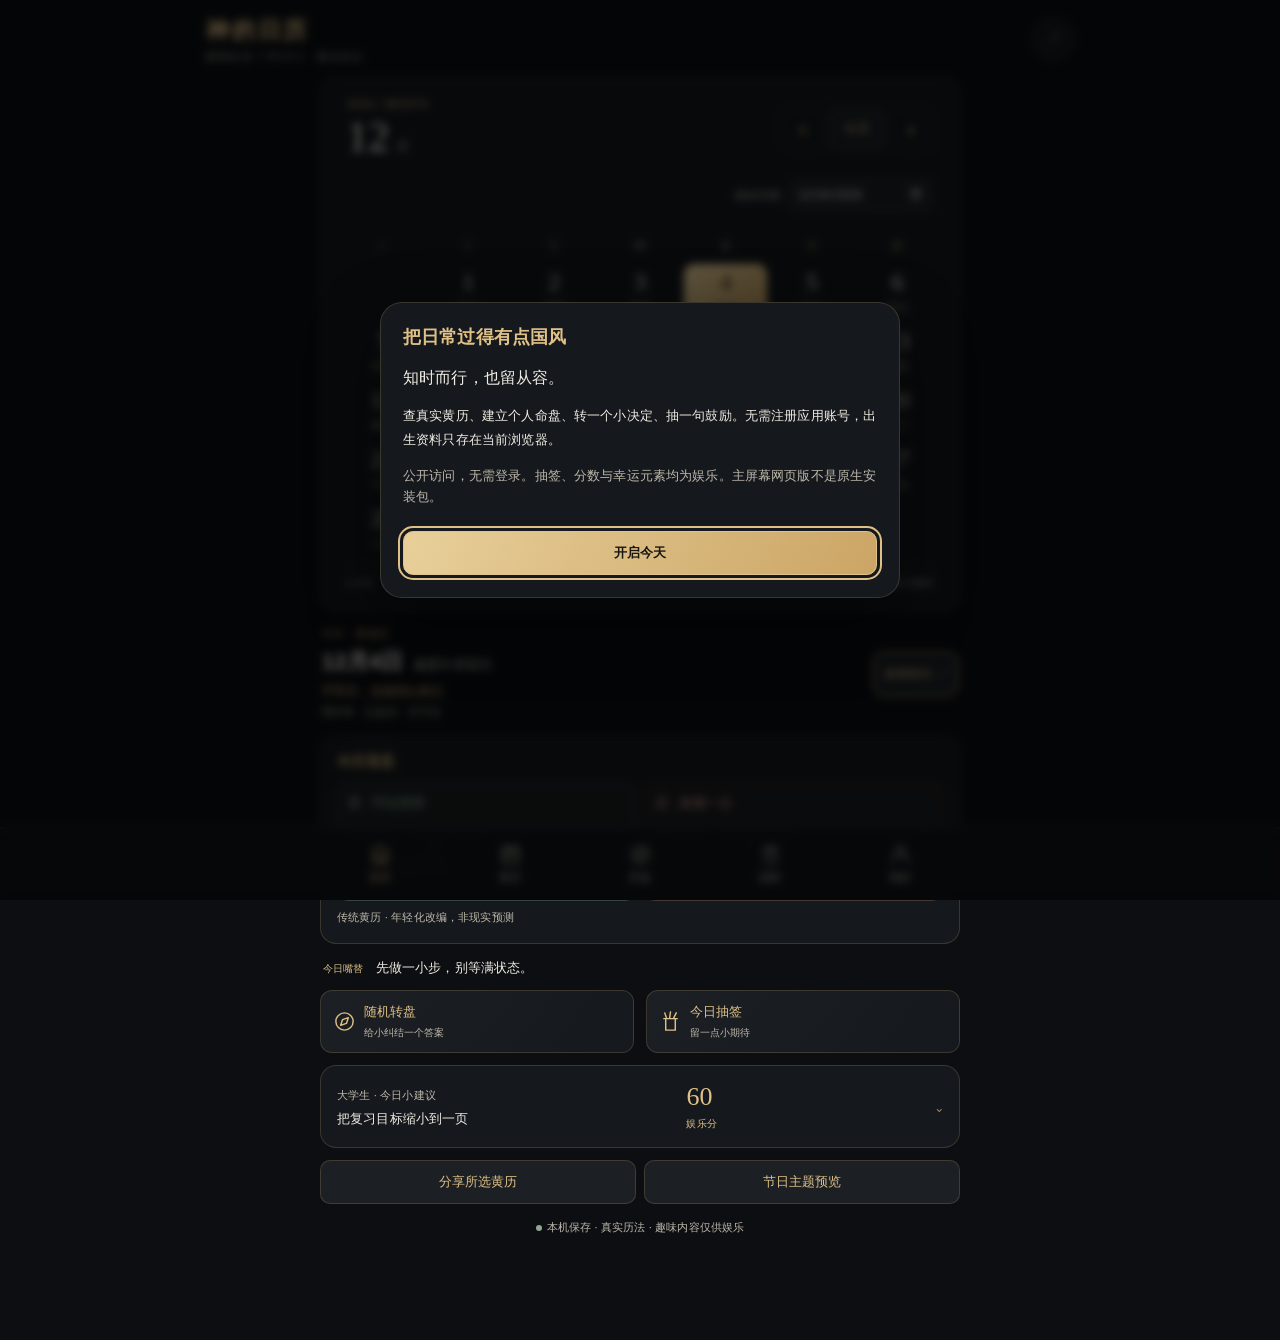
<file: index.html>
<!doctype html>
<html lang="zh-CN"><head><meta charset="utf-8"><meta name="viewport" content="width=device-width,initial-scale=1,viewport-fit=cover"><meta name="theme-color" content="#101216"><meta name="apple-mobile-web-app-capable" content="yes"><meta name="apple-mobile-web-app-status-bar-style" content="black-translucent"><meta name="apple-mobile-web-app-title" content="神的日历"><meta name="description" content="适合iPhone的青春国风万年历：真实农历宜忌、个人八字、决定转盘与每日趣味签。资料保存在本机。"><title>神的日历 · 青春国风</title><link rel="manifest" href="./manifest.webmanifest"><link rel="apple-touch-icon" href="./icons/apple-touch-icon.png"><link rel="icon" href="./icons/icon-192.png"><link rel="stylesheet" href="./style.css"><script src="./vendor/lunar.js"></script><script type="module" src="./app.mjs"></script></head>
<body data-almanac="youth-web"><div id="app"><div class="boot"><div class="brand-mark">日</div><h1>神的日历</h1><p>正在展开今天的国风生活…</p></div></div><div id="toast" role="status" aria-live="polite"></div><dialog id="dialog" aria-labelledby="modal-title"></dialog><noscript>请开启JavaScript以使用离线历法计算。</noscript></body></html>
</file>
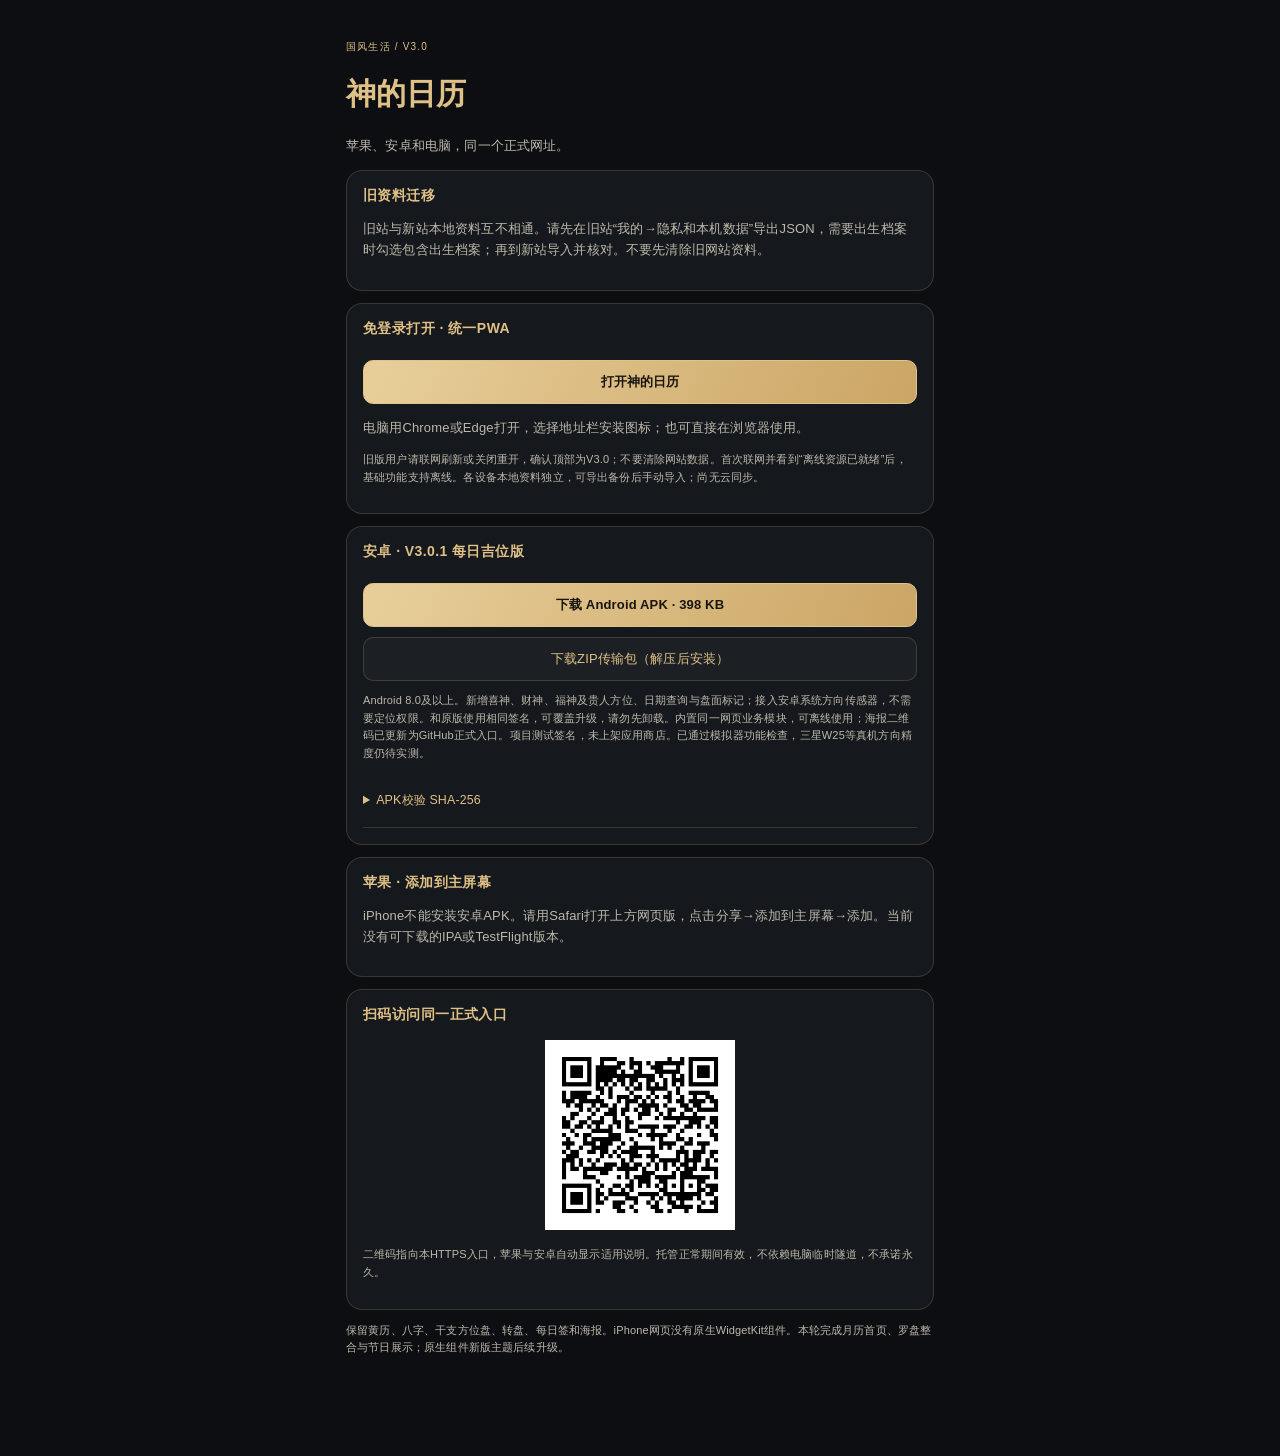
<file: download.html>
<!doctype html><html lang="zh-CN"><head><meta charset="utf-8"><meta name="viewport" content="width=device-width,initial-scale=1,viewport-fit=cover"><meta name="theme-color" content="#101216"><title>神的日历 · 统一下载与使用入口</title><link rel="stylesheet" href="./style.css"></head><body><main class="wrap" style="max-width:620px;padding-top:30px"><p class="eyebrow">国风生活 / V3.0</p><h1 style="font-family:serif;color:var(--gold)">神的日历</h1><p class="muted">苹果、安卓和电脑，同一个正式网址。</p><section class="card"><h2 class="card-title">旧资料迁移</h2><p class="muted">旧站与新站本地资料互不相通。请先在旧站“我的→隐私和本机数据”导出JSON，需要出生档案时勾选包含出生档案；再到新站导入并核对。不要先清除旧网站资料。</p></section><section class="card"><h2 class="card-title">免登录打开 · 统一PWA</h2><a class="btn primary full" href="./">打开神的日历</a><p id="device-guide" class="muted">iPhone：Safari分享→添加到主屏幕。安卓：Chrome菜单→添加到主屏幕或安装应用。电脑：Chrome/Edge地址栏安装图标。</p><p class="tiny">旧版用户请联网刷新或关闭重开，确认顶部为V3.0；不要清除网站数据。首次联网并看到“离线资源已就绪”后，基础功能支持离线。各设备本地资料独立，可导出备份后手动导入；尚无云同步。</p></section><section class="card" id="android-download"><h2 class="card-title">安卓 · V3.0.1 每日吉位版</h2><a class="btn primary full" href="./downloads/GodCalendar_3.0.1.apk" download>下载 Android APK · 398 KB</a><a class="btn full" href="./downloads/GodCalendar_Android_3.0.1_GitHub.zip" download>下载ZIP传输包（解压后安装）</a><p class="tiny">Android 8.0及以上。新增喜神、财神、福神及贵人方位、日期查询与盘面标记；接入安卓系统方向传感器，不需要定位权限。和原版使用相同签名，可覆盖升级，请勿先卸载。内置同一网页业务模块，可离线使用；海报二维码已更新为GitHub正式入口。项目测试签名，未上架应用商店。已通过模拟器功能检查，三星W25等真机方向精度仍待实测。</p><details class="faq"><summary>APK校验 SHA-256</summary><p style="overflow-wrap:anywhere">3c5e92dbad4e8da8f101bf78ab3e3f9665729bf362e47a4a5d0439b838d3572c</p></details></section><section class="card"><h2 class="card-title">苹果 · 添加到主屏幕</h2><p class="muted">iPhone不能安装安卓APK。请用Safari打开上方网页版，点击分享→添加到主屏幕→添加。当前没有可下载的IPA或TestFlight版本。</p></section><section class="card"><h2 class="card-title">扫码访问同一正式入口</h2><img src="./visit-qr.png" width="190" height="190" alt="正式HTTPS入口二维码" style="display:block;margin:16px auto"><p class="tiny">二维码指向本HTTPS入口，苹果与安卓自动显示适用说明。托管正常期间有效，不依赖电脑临时隧道，不承诺永久。</p></section><p class="tiny">保留黄历、八字、干支方位盘、转盘、每日签和海报。iPhone网页没有原生WidgetKit组件。本轮完成月历首页、罗盘整合与节日展示；原生组件新版主题后续升级。</p></main><script>const ua=navigator.userAgent,ios=/iPhone|iPad|iPod/.test(ua)||(navigator.platform==='MacIntel'&&navigator.maxTouchPoints>1),android=/Android/.test(ua);document.documentElement.dataset.device=ios?'ios':android?'android':'desktop';document.querySelector('#device-guide').textContent=ios?'在Safari中打开，点击分享按钮→添加到主屏幕→添加。iPhone使用网页版，无需下载APK。':android?'用Chrome打开，点击右上角⋮→添加到主屏幕或安装应用。也可下载下方APK，保留安卓原生组件。':'电脑用Chrome或Edge打开，选择地址栏安装图标；也可直接在浏览器使用。';</script></body></html>
</file>
<file: style.css>
@charset "UTF-8";
:root{color-scheme:dark;--bg:#0c0e12;--surface:#171a20;--surface2:#20232a;--gold:#d8b779;--ink:#f3ead9;--muted:#a8a18f;--line:#514535;--bad:#d6afa3;--shadow:0 12px 36px #0002;font-family:-apple-system,BlinkMacSystemFont,"PingFang SC","Microsoft YaHei",sans-serif;font-size:15px}*{box-sizing:border-box}body{margin:0;background:var(--bg);color:var(--ink);-webkit-tap-highlight-color:transparent}body[data-theme=cream]{color-scheme:light;--bg:#f5f0e6;--surface:#fffdf7;--surface2:#ede5d6;--gold:#88602b;--ink:#332e27;--muted:#7c7061;--line:#dbcaad;--bad:#985f50}body[data-theme=red]{--bg:#210f15;--surface:#351b23;--surface2:#43252b;--gold:#edc18a;--line:#79543e;--ink:#fff0e0;--muted:#c3a598}button,input,select,textarea{font:inherit}button,a,input,select,textarea{-webkit-appearance:none}button{cursor:pointer;touch-action:manipulation}button:disabled{opacity:.5;cursor:wait}button,a{color:inherit}button{border:0;background:none}button:focus-visible,a:focus-visible{outline:2px solid var(--gold);outline-offset:3px}input,select,textarea{width:100%;background:var(--surface2);color:var(--ink);border:1px solid var(--line);border-radius:12px;padding:12px;min-height:46px;font-size:16px}textarea{resize:vertical}select{background-image:linear-gradient(45deg,transparent 50%,var(--gold) 50%),linear-gradient(135deg,var(--gold) 50%,transparent 50%);background-position:calc(100% - 19px) 21px,calc(100% - 14px) 21px;background-size:5px 5px;background-repeat:no-repeat;padding-right:30px}input[type=checkbox]{appearance:auto;-webkit-appearance:checkbox;width:20px;min-height:20px;accent-color:var(--gold)}label{display:block;margin:12px 0 7px;color:var(--muted);font-size:.87rem}.check{display:flex;align-items:center;gap:10px;min-height:44px}.wrap{max-width:1040px;margin:auto;padding:0 16px calc(88px + env(safe-area-inset-bottom))}.topbar{display:flex;align-items:center;justify-content:space-between;min-height:78px;padding:calc(9px + env(safe-area-inset-top)) 0 9px;gap:10px}.topbar h1{font-family:serif;font-size:1.38rem;font-weight:600;letter-spacing:.08em;margin:0;color:var(--gold)}.topbar small{color:var(--muted);font-size:.68rem;letter-spacing:.2em}.icon-btn{width:42px;height:42px;display:grid;place-items:center;background:var(--surface);border:1px solid var(--line);border-radius:50%;color:var(--gold)}.status-dot{display:inline-block;width:6px;height:6px;background:#90a690;border-radius:50%;margin-right:5px}.card{border:1px solid var(--line);border-radius:22px;background:var(--surface);padding:18px;margin:0 0 14px;box-shadow:var(--shadow)}.card-title{font-size:.78rem;letter-spacing:.1em;color:var(--gold);font-weight:500;margin:0 0 12px;display:flex;align-items:center;justify-content:space-between;gap:8px}.card-title small{color:var(--muted);font-size:.65rem;letter-spacing:0}.hero{background:linear-gradient(120deg,var(--surface2),var(--surface));overflow:hidden;position:relative}.hero-main{display:flex;align-items:center;gap:18px}.day-number{font:normal 64px/1 Georgia,serif;color:var(--gold);min-width:70px}.hero h2{font-size:1.2rem;font-weight:500;margin:0 0 6px}.hero p{font-size:.75rem;color:var(--muted);margin:5px 0}.hero-seal{border:1px solid var(--gold);border-radius:50%;height:62px;width:62px;display:grid;place-content:center;color:var(--gold);font-family:serif;font-size:1.1rem;margin-left:auto;flex-shrink:0;box-shadow:inset 0 0 0 4px var(--surface),inset 0 0 0 5px var(--line)}.pillars-line{display:flex;justify-content:space-between;gap:8px;border-top:1px solid var(--line);padding-top:11px;margin-top:14px;font-size:.72rem;color:var(--muted)}.eyebrow{font-size:.68rem;color:var(--gold);letter-spacing:.2em}.quote{font-family:serif;font-size:1.25rem;line-height:1.6;margin:4px 0}.muted{color:var(--muted);font-size:.76rem;line-height:1.7}.tiny{font-size:.68rem;color:var(--muted);line-height:1.6}.row{display:flex;align-items:center;gap:10px}.between{justify-content:space-between}.grow{flex:1;min-width:0}.btn{display:inline-flex;align-items:center;justify-content:center;gap:8px;min-height:44px;border:1px solid var(--line);background:var(--surface2);border-radius:13px;padding:11px 15px;color:var(--gold);text-decoration:none;font-size:.86rem}.btn.primary{background:var(--gold);color:var(--bg);border-color:var(--gold);font-weight:600}.btn.full{width:100%;margin-top:10px}.btn.danger{color:var(--bad)}.text-btn{min-height:40px;color:var(--gold);padding:7px 3px;font-size:.8rem}.chips{display:flex;flex-wrap:wrap;gap:8px}.chip{padding:7px 10px;border:1px solid var(--line);border-radius:9px;font-size:.73rem;background:var(--surface2);color:var(--gold);min-height:35px}.chip.active{background:var(--gold);color:var(--bg)}.yi-heading{color:var(--gold);margin:13px 0 5px;font-size:.84rem}.yi-heading.avoid{color:var(--bad)}.term-button{padding:10px 0;display:flex;align-items:flex-start;justify-content:space-between;gap:10px;width:100%;text-align:left;line-height:1.65;font-size:.87rem;color:var(--ink)}.term-button span:last-child{color:var(--muted);font-size:.72rem;flex-shrink:0}.short-rule{height:1px;background:var(--line);margin:10px 0}.quick-grid{display:grid;grid-template-columns:repeat(3,1fr);gap:10px}.quick{min-height:78px;background:var(--surface2);border-radius:14px;border:1px solid var(--line);display:grid;place-content:center;text-align:center;gap:8px;font-size:.78rem;color:var(--gold)}.quick b{font-size:1.4rem;font-weight:400}.theme-score{display:flex;align-items:center;justify-content:space-between;border-top:1px solid var(--line);margin-top:14px;padding-top:12px}.theme-score strong{font-family:Georgia,serif;font-size:2rem;font-weight:400;color:var(--gold)}.bottom{position:fixed;z-index:20;bottom:0;left:0;right:0;display:flex;justify-content:center;background:color-mix(in srgb,var(--bg) 95%,transparent);border-top:1px solid var(--line);padding:6px 5px calc(6px + env(safe-area-inset-bottom));backdrop-filter:blur(16px)}.bottom button{width:min(20%,130px);min-height:54px;color:var(--muted);display:flex;flex-direction:column;align-items:center;justify-content:center;gap:6px;font-size:.68rem}.bottom .nav-icon{height:21px;font-size:1.25rem;line-height:1}.bottom button.active{color:var(--gold)}.section-nav{display:flex;padding:4px;background:var(--surface);border:1px solid var(--line);border-radius:13px;gap:3px;margin-bottom:14px}.section-nav button{flex:1;min-height:39px;font-size:.78rem;border-radius:9px;color:var(--muted)}.section-nav button.active{background:var(--gold);color:var(--bg)}.calendar-grid{display:grid;grid-template-columns:repeat(7,minmax(0,1fr));gap:5px}.calendar-grid .weekday{text-align:center;font-size:.68rem;color:var(--muted);padding:8px 0}.calendar-grid .date-cell{min-height:56px;border:1px solid transparent;border-radius:10px;display:flex;flex-direction:column;align-items:center;justify-content:center;gap:6px;color:var(--ink);font-size:.9rem;padding:3px 0}.date-cell small{font-size:.56rem;color:var(--muted);max-width:100%;white-space:nowrap;overflow:hidden}.date-cell.selected{background:var(--gold);color:var(--bg)}.date-cell.selected small{color:var(--bg)}.date-cell.today:not(.selected){border-color:var(--line)}.compass{width:100%;max-width:360px;display:block;margin:0 auto}.compass text{font-family:serif;fill:var(--gold)}.compass .mountain{cursor:pointer}.wheel-box{position:relative;width:min(100%,310px);aspect-ratio:1;margin:12px auto}.wheel-disc{width:100%;height:100%;transition:transform 2.8s cubic-bezier(.16,.7,.15,1);will-change:transform}.wheel-pointer{position:absolute;z-index:2;top:2%;left:calc(50% - 10px);width:0;height:0;border-left:10px solid transparent;border-right:10px solid transparent;border-top:24px solid var(--gold);filter:drop-shadow(0 2px 2px #0005)}.wheel-center{position:absolute;inset:calc(50% - 30px);display:grid;place-content:center;border-radius:50%;background:var(--gold);color:#17191c;font-size:.75rem}.result{text-align:center;font-size:1.35rem;color:var(--gold);min-height:35px;margin:12px 0}.sign-can{border:1px solid #8e7148;border-radius:20px;background:linear-gradient(145deg,#432727,#281b22);height:150px;display:grid;place-content:center;text-align:center;color:#d8b779;font-family:serif;font-size:3.4rem;margin:8px 0 20px;position:relative;overflow:hidden}.sign-can::before,.sign-can::after{content:'';position:absolute;top:0;bottom:0;left:25%;width:1px;background:#c7a56c30}.sign-can::after{left:75%}.sign-can.shaking{animation:shake .14s ease-in-out 6 alternate}.sign-level{color:var(--gold);font-size:.9rem}.sign-text{font-family:serif;font-size:1.65rem;line-height:1.6;margin:12px 0}.bazi{display:grid;grid-template-columns:repeat(4,1fr);gap:8px;text-align:center}.bazi .column{padding:10px 0;background:var(--surface2);border-radius:13px}.bazi .column small{font-size:.65rem;color:var(--muted)}.bazi .column strong{font-family:serif;font-size:1.6rem;font-weight:400;color:var(--gold);display:block;margin:12px 0}.bazi .column p{font-size:.73rem;margin:5px 0}.wx-row{display:flex;align-items:center;gap:12px;margin:14px 0;font-size:.85rem}.wx-track{height:6px;flex:1;background:var(--surface2);border-radius:4px;overflow:hidden}.wx-track i{display:block;height:100%;background:var(--gold);border-radius:4px}.wx-row small{color:var(--muted);width:27px;text-align:right}.notice{padding:12px 15px;border:1px solid var(--line);border-radius:14px;background:var(--surface2);font-size:.76rem;line-height:1.65;margin-bottom:14px;color:var(--muted)}.boot{min-height:80vh;display:grid;place-content:center;text-align:center;gap:10px}.brand-mark{margin:auto;width:70px;height:70px;border:1px solid var(--gold);border-radius:24px;display:grid;place-content:center;font:32px serif;color:var(--gold)}.empty{padding:30px 6px;text-align:center;color:var(--muted)}dialog{max-width:min(94vw,520px);max-height:88dvh;width:calc(100% - 24px);margin:auto;border:1px solid var(--line);border-radius:22px;padding:22px;background:var(--surface);color:var(--ink);box-shadow:0 24px 70px #0007;overflow:auto}dialog::backdrop{background:#0009;backdrop-filter:blur(4px)}dialog h2{margin:0 0 16px;font-size:1.2rem;color:var(--gold)}dialog h3{font-size:1rem}dialog p{line-height:1.8;font-size:.88rem}#toast{position:fixed;left:50%;transform:translateX(-50%);bottom:calc(100px + env(safe-area-inset-bottom));z-index:100;max-width:90vw;background:var(--gold);color:var(--bg);padding:12px 18px;border-radius:12px;font-size:.8rem;display:none;box-shadow:var(--shadow)}.poster-preview{max-width:100%;border-radius:14px;display:block}.saved-row{display:flex;align-items:center;gap:9px;padding:12px 0;border-bottom:1px solid var(--line)}.install-steps{padding-left:21px;line-height:2;font-size:.87rem}.faq{padding:10px 0;border-bottom:1px solid var(--line)}.faq summary{cursor:pointer;font-size:.83rem;color:var(--gold);padding:8px 0}.faq p{margin:4px 0;font-size:.76rem;color:var(--muted)}@keyframes shake{from{transform:rotate(-5deg)}to{transform:rotate(5deg)}}@keyframes enter{from{opacity:.3;transform:translateY(4px)}to{opacity:1;transform:translateY(0)}}main{animation:enter .2s ease-out}.hidden{display:none!important}@media(min-width:760px){.two-column{display:grid;grid-template-columns:1fr 1fr;gap:16px;align-items:start}.topbar{min-height:91px}.hero-main .day-number{font-size:72px}.wrap{padding-left:28px;padding-right:28px}.topbar h1{font-size:1.65rem}.wheel-box{max-width:330px}.card{padding:21px}.narrow{max-width:620px;margin:auto}}@media(max-width:360px){.wrap{padding-left:11px;padding-right:11px}.card{padding:14px}.hero-seal{width:48px;height:48px}.day-number{font-size:54px;min-width:58px}.topbar h1{font-size:1.18rem}.bazi .column strong{font-size:1.3rem}}@media(prefers-reduced-motion:reduce){*{animation:none!important;transition:none!important;scroll-behavior:auto!important}}

/* V2.0.1: compact mobile hierarchy; large text can wrap naturally. */
:root{--good:#a2ceb0;--bad:#e3a69c;--muted:#bbb3a3}body[data-theme=cream]{--good:#316447;--bad:#9a493d;--muted:#6d6255}.wrap{max-width:980px}.topbar{min-height:68px}.card{padding:15px;border-radius:18px;margin-bottom:12px}.card-title{margin-bottom:10px;font-size:.82rem}.btn{min-height:48px;padding:10px 14px;border-radius:12px}.btn:active,.quick:active{transform:scale(.98)}.row{flex-wrap:wrap}.row>.btn{flex:1}.quote{font-family:inherit;font-size:1.08rem}.hero-main{gap:12px}.day-number{font-size:58px}.hero-seal{width:52px;height:52px}.pillars-line{margin-top:8px;padding-top:8px}.mouth-line{display:flex;align-items:baseline;gap:12px;padding:1px 3px 12px;line-height:1.6}.mouth-line span{font-size:.68rem;color:var(--gold);white-space:nowrap}.mouth-line strong{font-size:.88rem;font-weight:400}.quick-pair{display:grid;grid-template-columns:1fr 1fr;gap:12px;margin-bottom:12px}.quick-pair .quick{min-height:68px;display:flex;align-items:center;justify-content:space-between;text-align:left;padding:12px;gap:8px;background:linear-gradient(130deg,var(--surface2),var(--surface));font-size:.88rem}.quick svg,.nav-icon svg{width:23px;height:23px;display:block}.quick small{display:block;color:var(--muted);font-size:.6rem;margin-top:5px}.quick b{font-size:.9rem}.yi-columns{display:grid;grid-template-columns:minmax(0,1fr) minmax(0,1fr);gap:12px}.yi-column{border-radius:12px;padding:10px;background:#86b79909;border:1px solid #87b89540}.yi-column.negative{background:#c9817109;border-color:#cb8b7a40}.yi-column h3{font-size:.85rem;color:var(--good);margin:0 0 4px;font-weight:500}.yi-column.negative h3{color:var(--bad)}.term-button{font-size:.84rem;padding:8px 0;gap:4px;overflow-wrap:anywhere}.term-button small{color:var(--muted);font-size:.65rem}.yi-note{margin:8px 0 0}.theme-compact summary{display:flex;justify-content:space-between;gap:12px;cursor:pointer;align-items:center;list-style:none}.theme-compact summary::-webkit-details-marker{display:none}.theme-compact p{font-size:.88rem;margin:5px 0 0;line-height:1.5}.theme-compact strong{font:26px Georgia;color:var(--gold)}.theme-compact strong small{display:block;font:10px sans-serif;text-align:center;margin-top:5px}.theme-compact>summary::after{content:'⌄';color:var(--gold)}.home-actions .btn{margin:0}.home-compact~footer{padding:8px}.wheel-box{filter:drop-shadow(0 8px 20px #0005)}.wheel-disc{border-radius:50%;outline:2px solid var(--gold);outline-offset:-14px}.wheel-center{inset:auto;top:50%;left:50%;transform:translate(-50%,-50%);width:74px;height:74px;border:5px double #6e552e;box-shadow:0 3px 15px #0008;display:flex;flex-direction:column;gap:3px;align-items:center;justify-content:center;cursor:pointer}.wheel-center b{font:600 22px Georgia}.wheel-center small{font-size:10px}.option-row{display:flex;align-items:center;gap:8px;margin-bottom:10px}.option-row>span{font:12px Georgia;color:var(--gold);width:16px}.option-row input{flex:1;min-width:0}.option-row .icon-btn{flex-shrink:0}.result-reveal{text-align:center;padding:20px 4px;animation:reveal .45s ease-out}.result-reveal>span{font-size:.7rem;color:var(--muted)}.result-reveal strong{display:block;font:34px serif;color:var(--gold);margin:25px 0;overflow-wrap:anywhere}.sign-stage{perspective:900px;min-height:250px}.sign-can{margin:42px auto 28px;width:150px;height:175px;background:linear-gradient(110deg,#15191e,#393124,#13171b);border:1px solid #a2834b;border-radius:12px 12px 30px 30px;overflow:visible;font-size:24px;box-shadow:inset 0 0 0 6px #191c22,0 14px 30px #0004}.sign-can i{position:absolute;width:16px;height:80px;background:linear-gradient(90deg,#b8995e,#e8d39a);top:-35px;left:42px;transform:rotate(-10deg);border-radius:4px;z-index:-1}.sign-can i:nth-child(2){left:68px;top:-45px;transform:rotate(2deg)}.sign-can i:nth-child(3){left:94px;transform:rotate(12deg)}.sign-can span{border:1px solid #a2834b;padding:18px 12px;writing-mode:vertical-rl;letter-spacing:6px;line-height:1}.sign-revealed{text-align:center;border:1px solid var(--gold);border-radius:16px;padding:20px 16px;background:radial-gradient(ellipse at top,#b99a5820,transparent 65%),var(--surface2);position:relative;animation:reveal .55s ease-out;margin:10px 0 15px;box-shadow:inset 0 0 0 5px var(--surface),inset 0 0 0 6px var(--line)}.sign-motif{display:block;font:48px Georgia;color:var(--gold);opacity:.8;margin-bottom:10px}.sign-level{font:26px serif}.sign-level small{font:10px sans-serif;color:var(--muted);display:block;margin-top:8px}.sign-text{font-size:1.8rem;line-height:1.5;margin:22px 0;color:var(--ink)}.sign-rule{height:1px;background:linear-gradient(90deg,transparent,var(--gold),transparent);margin:18px}.settings-grid{display:grid;grid-template-columns:1fr;gap:8px}.settings-grid label{margin:4px 0 5px}.settings-pair{display:grid;grid-template-columns:1fr 1fr;gap:10px}.speech-controls{display:flex;gap:8px;flex-wrap:wrap;margin-top:12px}.speech-controls .btn{padding:8px 12px;flex:1}.reading-summary{font-size:1rem;color:var(--ink)}.bottom .nav-icon{height:23px}.topbar small{letter-spacing:.07em}.bazi .column{min-width:0}.bazi .column small{overflow-wrap:anywhere}@keyframes reveal{from{opacity:0;transform:rotateY(-45deg) translateY(10px)}to{opacity:1;transform:none}}@media(min-width:760px){.home-compact{max-width:680px;margin:auto}.settings-grid{grid-template-columns:1fr 2fr}.card{padding:18px}.home-compact .card{padding:15px}}@media(max-width:360px){.quick-pair .quick{padding:10px 8px}.quick small{font-size:.56rem}.yi-columns{gap:8px}.yi-column{padding:8px}.term-button{font-size:.8rem}.day-number{font-size:52px}}@media(prefers-reduced-motion:reduce){.sign-revealed,.result-reveal{animation:none}.sign-can{animation:none!important}}
/* V3.0 — one mobile rhythm, retained business logic. */
:root{--ink:#f1ede4;--muted:#bdb8ab;--gold:#dfc086;--line:#d8b77930;--surface:#15181c;--surface2:#1c2025}body{font-family:-apple-system,BlinkMacSystemFont,"Segoe UI","PingFang SC","Microsoft YaHei",sans-serif;letter-spacing:.01em}.wrap{max-width:760px;padding-left:16px;padding-right:16px}.topbar{min-height:78px;align-items:center}.topbar h1{font-family:"Songti SC","Noto Serif SC",serif;font-size:23px;font-weight:600;letter-spacing:.12em}.topbar small{font-size:10px;letter-spacing:.16em;color:var(--muted)}.card{border:1px solid var(--line);border-radius:16px;padding:16px;margin-bottom:12px;box-shadow:none;background:var(--surface)}.card-title{font-size:14px;color:var(--gold);font-weight:600;letter-spacing:.03em;margin:0 0 12px}.btn{font-size:13px;min-height:44px;padding:10px 14px;border-radius:10px;margin-top:0}.btn.primary{background:linear-gradient(115deg,#e8cf9a,#cba565);color:#181510;border:1px solid #e0c38c;font-weight:600}.btn.outline{border-color:var(--gold)}.row{gap:8px}.muted{color:var(--muted);font-size:13px;line-height:1.65}.tiny{font-size:11px;line-height:1.6}.eyebrow{display:block;font-size:10px;color:var(--gold);letter-spacing:.12em;font-weight:500}h2{font-weight:600}input,select{min-height:44px;font-size:14px;border-radius:10px;min-width:0;max-width:100%}.bottom{background:#101317f5;border-top:1px solid var(--line);backdrop-filter:blur(16px)}.bottom button{min-height:60px;gap:4px;font-size:11px}.bottom button.active{color:var(--gold)}.bottom .nav-icon{height:23px}.section-nav{padding:4px;background:var(--surface);border:1px solid var(--line);border-radius:12px;margin-bottom:16px;gap:4px;overflow:auto}.section-nav button{min-height:42px;min-width:0;padding:9px 10px;font-size:13px;flex:1;white-space:nowrap;border-radius:8px}.section-nav button.active{background:#d8b7791c;color:var(--gold);box-shadow:inset 0 0 0 1px #d8b77950}.month-card{padding:16px 10px 10px}.month-toolbar{display:flex;align-items:center;justify-content:space-between;padding:0 6px 8px}.month-toolbar h2{font:500 42px Georgia,serif;line-height:1;margin:6px 0 0;color:var(--ink)}.month-toolbar h2 small{font:13px sans-serif;color:var(--muted);margin-left:7px}.month-tools{display:flex;align-items:center;gap:4px}.month-tools .icon-btn{width:44px;height:44px;font-size:24px;background:transparent}.today-btn{min-width:54px;background:var(--surface2);color:var(--gold)}.month-jump{display:flex;justify-content:flex-end;align-items:center;gap:8px;padding:0 6px 12px;font-size:11px;color:var(--muted)}.month-jump input{width:145px;min-height:34px;padding:4px 8px;font-size:12px}.calendar-grid{gap:3px;grid-template-columns:repeat(7,minmax(0,1fr))}.weekday{padding:8px 0;font-size:11px;color:var(--muted)}.weekday.weekend{color:var(--gold)}.date-cell{position:relative;min-height:58px;height:auto;padding:8px 1px 9px;border-radius:10px;display:flex;flex-direction:column;justify-content:center;align-items:center;gap:5px;border:1px solid transparent;background:transparent;min-width:0}.date-cell span{font:500 20px Georgia,serif;line-height:1}.date-cell small{display:block;font-size:10px;line-height:1.3;color:var(--muted);max-width:100%;overflow:hidden;text-overflow:ellipsis;white-space:nowrap}.date-cell.festival-date small{color:var(--gold)}.date-cell.selected{background:linear-gradient(140deg,#e8cf9a,#c8a15e);color:#201b13;border-color:#ecd8ac}.date-cell.selected small{color:#3e3320}.date-cell.today:not(.selected){border-color:#d8b77988}.date-cell i{position:absolute;bottom:3px;width:3px;height:3px;background:var(--gold);border-radius:100%}.date-cell.selected i{background:#493616}.calendar-legend{display:flex;justify-content:space-between;gap:4px;font-size:9px;color:var(--muted);margin:10px 6px 0;padding-top:10px;border-top:1px solid var(--line)}.selected-day{display:flex;align-items:center;justify-content:space-between;gap:8px;margin:16px 2px 14px}.selected-day h2,.almanac-date h2{font-size:22px;margin:6px 0}.selected-day h2 small,.almanac-date h2 small{font-size:13px;font-weight:400;margin-left:4px}.selected-day p{color:var(--gold);font-size:12px;margin:4px 0}.selected-day .btn{flex-shrink:0;font-size:12px;padding:8px 10px}.yi-columns{gap:8px}.yi-column{padding:10px}.yi-column h3{font-size:13px}.term-button{font-size:13px;line-height:1.65;min-height:36px}.quick-pair .quick{min-height:62px;border-radius:12px;padding:12px;justify-content:flex-start}.quick small{font-size:10px}.theme-compact p{font-size:13px}.almanac-date{display:flex;justify-content:space-between;align-items:center;gap:12px}.almanac-date p{font-size:12px;color:var(--muted);margin:5px 0}.date-picker{width:146px;flex-shrink:0}.date-picker input{font-size:12px;width:100%;padding:7px;min-height:38px}.almanac-controls{display:flex;gap:8px;margin-bottom:12px}.almanac-controls>*{flex:1;min-width:0}.almanac-controls select{width:0}.pillar-summary{font-size:13px;text-align:center;padding:12px}.pillar-summary p{margin:5px 0 0}.compact-details summary{list-style:none;cursor:pointer;display:flex;align-items:center;justify-content:space-between;gap:8px;min-height:24px;color:var(--ink);font-size:13px;font-weight:500}.compact-details summary::-webkit-details-marker{display:none}.compact-details summary span{font-size:10px;color:var(--muted);font-weight:400}.compact-details summary::after{content:'＋';color:var(--gold)}.compact-details[open] summary::after{content:'−'}.compact-details[open] summary{margin-bottom:12px}.compass-intro{text-align:center;margin:18px 0}.compass-intro h2{font-size:20px;font-family:serif;margin:8px}.compass{max-width:310px;display:block;margin:auto}.wheel-box{max-width:280px}.wheel-box .wheel-disc{outline-offset:-12px}.result{font-size:20px;margin:12px 0}.sign-stage{min-height:0}.sign-can{width:112px;height:128px;margin:44px auto 16px;font-size:19px;border-radius:10px 10px 22px 22px}.sign-can span{padding:12px 8px;letter-spacing:4px}.sign-can i{width:12px;height:64px;left:29px;top:-29px}.sign-can i:nth-child(2){left:49px;top:-36px}.sign-can i:nth-child(3){left:69px;top:-27px}.sign-revealed{padding:18px 14px;margin:6px 0 12px}.sign-motif{font-size:32px;margin-bottom:8px}.sign-level{font-size:24px}.sign-text{font-size:25px;margin:14px 0}.sign-revealed .muted{margin:8px 0}.sign-rule{margin:12px}.profile-heading{padding:4px 2px 14px}.profile-heading h2{font-size:21px;margin:6px 0 0}.settings-grid{display:grid;grid-template-columns:1fr;gap:10px}.settings-pair{gap:10px}.settings-grid label{font-size:11px;margin:0 0 5px}.settings-grid select{margin:0}.bazi .column{padding:10px 0}.bazi .column strong{margin:8px 0;font-size:23px}.speech-controls{gap:5px}.speech-controls .btn{font-size:12px;padding:8px;min-height:40px}.reading-summary{font-size:14px;margin:12px 0 2px}.festival-banner{display:flex;align-items:center;gap:12px;padding:14px;border:1px solid var(--festival-gold);border-radius:14px;background:linear-gradient(120deg,var(--festival-bg),var(--surface));margin:0 0 12px}.festival-seal{font:28px serif;border:1px solid var(--festival-gold);padding:9px;color:var(--festival-gold);border-radius:6px}.festival-banner>div{flex:1}.festival-banner strong{display:block;font:16px serif;color:var(--festival-gold);margin:6px 0}.festival-banner p{font-size:10px;margin:0;color:var(--ink)}.festival-banner .eyebrow{font-size:9px;color:var(--festival-gold)}.festival-banner .text-btn{min-height:44px;width:40px;font-size:10px;padding:0}.festival-options{display:grid;gap:10px;margin:16px 0}.festival-options button{display:flex;text-align:left;align-items:center;gap:15px;padding:14px;background:var(--festival-bg);border:1px solid var(--festival-gold);border-radius:12px;color:var(--festival-gold);min-height:68px}.festival-options b{font:30px serif}.festival-options span{font-size:14px}.festival-options small{display:block;font-size:11px;margin-top:6px;color:var(--ink)}body[data-theme=cream]{--ink:#27231d;--muted:#655d50;--surface:#fffaf2;--surface2:#eee7da;--gold:#805c24;--line:#86653230}body[data-theme=cream] .bottom{background:#fffaf2f5}body[data-theme=cream] .festival-banner,body[data-theme=cream] .festival-options button{--ink:#f1ede4}body[data-theme=red]{--ink:#f8eadc;--muted:#cfbbb0;--surface:#2b171d;--surface2:#371f25}button:focus-visible,a:focus-visible,summary:focus-visible{outline:2px solid var(--gold);outline-offset:3px}@media(min-width:760px){.wrap{max-width:900px}.calendar-home{max-width:640px;margin:auto}.month-card{padding:20px}.date-cell{min-height:66px}.date-cell span{font-size:24px}.date-cell small{font-size:11px}.almanac-date{padding:18px}.settings-grid{grid-template-columns:1fr 2fr}.compass{max-width:350px}}@media(max-width:359px){.wrap{padding-left:12px;padding-right:12px}.month-card{padding:13px 6px 9px}.date-cell{min-height:54px}.date-cell span{font-size:18px}.date-cell small{font-size:9px}.almanac-date{gap:8px;padding:12px}.almanac-date h2{font-size:19px}.date-picker{width:126px}.selected-day h2 small{display:block;margin:5px 0}.btn{padding:9px 10px}.section-nav button{font-size:12px;padding:8px}.calendar-legend{font-size:8px}}@media(prefers-reduced-motion:reduce){.date-cell,.festival-banner{transition:none}}

/* Real direction sensor trial: fixed top pointer, rotating dial, no simulated heading. */
.compass-live-hud{display:flex;align-items:center;justify-content:space-between;gap:10px}.compass-live-hud strong{display:block;color:var(--gold);font:27px Georgia,serif;min-height:34px}.compass-live-hud small{display:block;font-size:10px;color:var(--muted);line-height:1.5}.compass-live-hud .btn{font-size:12px;flex-shrink:0}.compass-status{font-size:12px;line-height:1.6;padding:10px 12px;margin:12px 0;background:var(--surface2);border:1px solid var(--line);border-radius:10px;color:var(--muted);min-height:40px}.compass-status[data-status=live]{color:var(--good);border-color:#89b89866}.compass-status[data-status=denied],.compass-status[data-status=unavailable],.compass-status[data-status=stale]{color:var(--bad)}.compass-frame{position:relative;max-width:340px;margin:8px auto}.compass-fixed-pointer{position:absolute;z-index:1;left:50%;top:-9px;transform:translateX(-50%);font-size:23px;line-height:1;color:var(--muted);text-shadow:0 2px 3px #0008;pointer-events:none}.compass-frame.tracking .compass-fixed-pointer{color:var(--gold)}.compass-rotor{will-change:transform}.compass-frame .compass{max-width:100%}@media(max-width:359px){.compass-live-hud strong{font-size:23px}.compass-live-hud .btn{padding:9px 10px}}

.directions-heading{display:flex;justify-content:space-between;align-items:center;gap:10px}.directions-heading h2{font-size:21px;margin:5px 0}.directions-heading h2 small{font-size:12px;color:var(--muted)}.directions-heading label{font-size:11px;max-width:48%;color:var(--muted)}.directions-heading input{display:block;width:100%;min-width:0;margin-top:4px;padding:6px;font-size:13px}.direction-chips{display:grid;grid-template-columns:repeat(3,minmax(0,1fr));gap:8px;margin:12px 0}.direction-chip{border:1px solid var(--line);border-radius:12px;background:transparent;color:var(--text);padding:10px 4px;min-height:84px}.direction-chip span,.direction-chip small{display:block;font-size:11px;color:var(--muted)}.direction-chip strong{display:block;font-size:20px;color:var(--gold);margin:4px 0}.direction-chip.selected{border-color:var(--gold);background:color-mix(in srgb,var(--gold) 10%,transparent)}.direction-focus{text-align:center;color:var(--gold);font-size:13px}.daily-directions .tiny{margin:8px 0}.auspicious-marker{pointer-events:none}

.direction-chips{grid-template-columns:repeat(5,minmax(0,1fr));gap:5px}.direction-chip{padding:9px 2px;min-height:78px}.direction-chip strong{font-size:17px}.direction-chip small{font-size:9px}.direction-chip span{font-size:10px}
</file>
